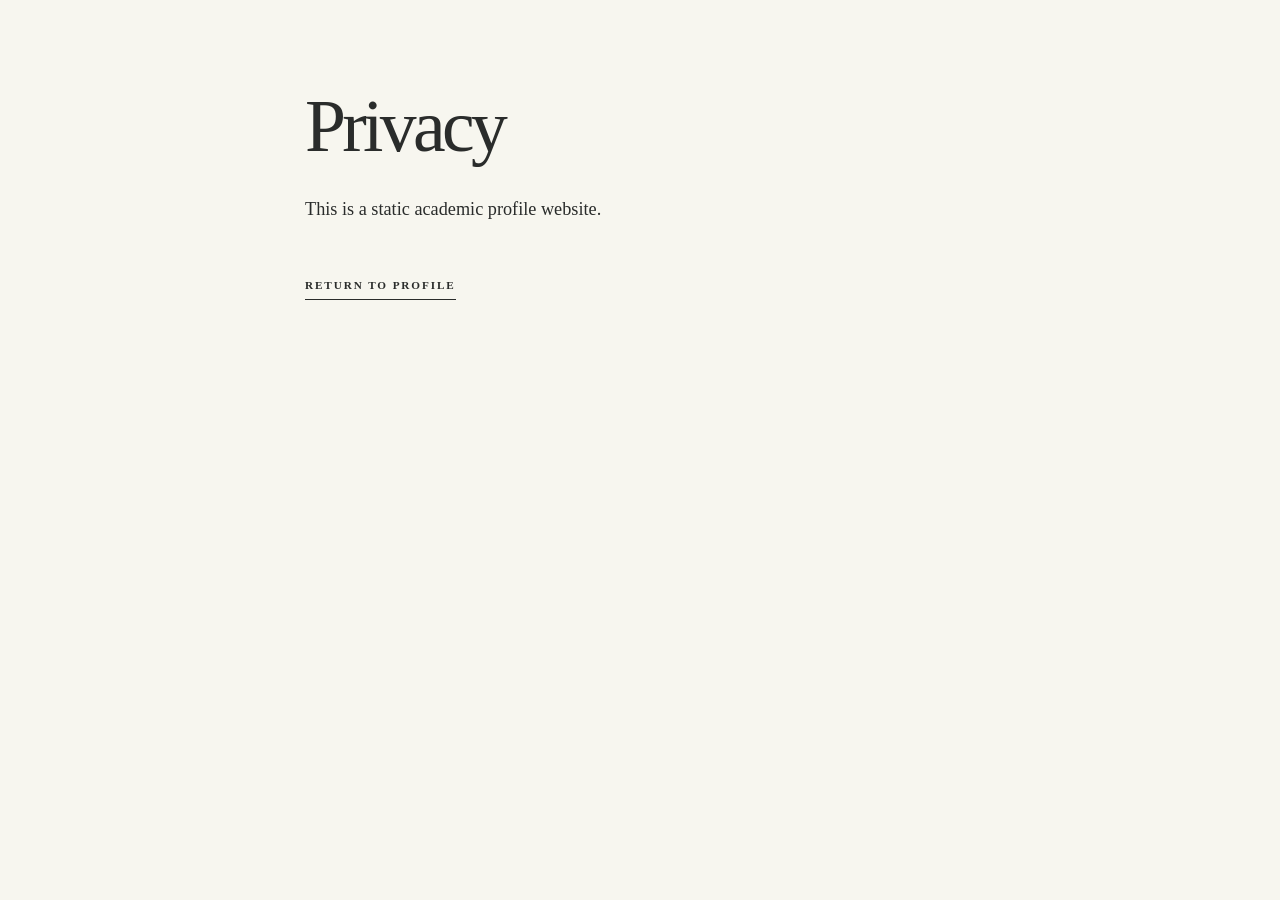
<file: privacy.html>
<!doctype html><html lang="en"><head><meta charset="utf-8"><meta name="viewport" content="width=device-width, initial-scale=1"><title>Privacy | Runlin Kelvin Yang</title><link rel="stylesheet" href="assets/css/site.css"></head><body><main class="page"><div class="container simple"><h1>Privacy</h1><p>This is a static academic profile website.</p><p><a class="text-link" href="index.html">Return to profile</a></p></div></main></body></html>
</file>
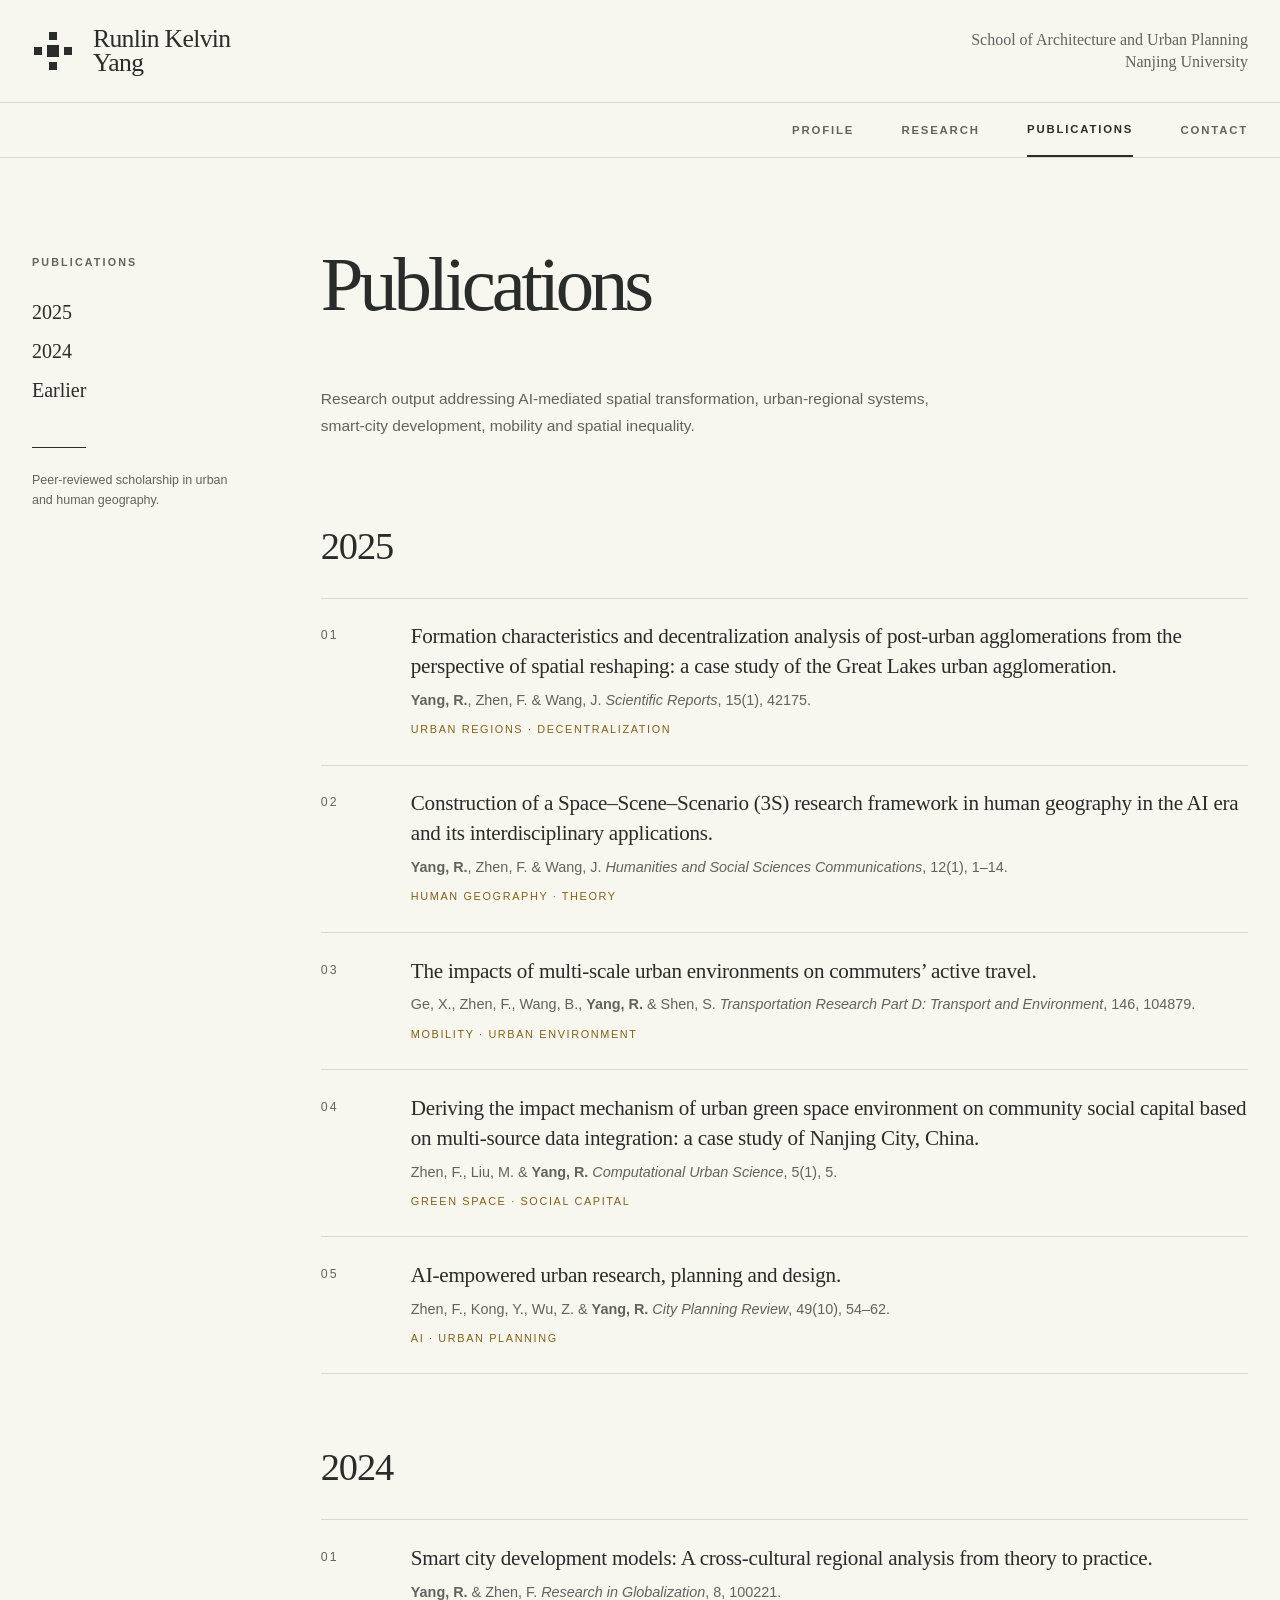
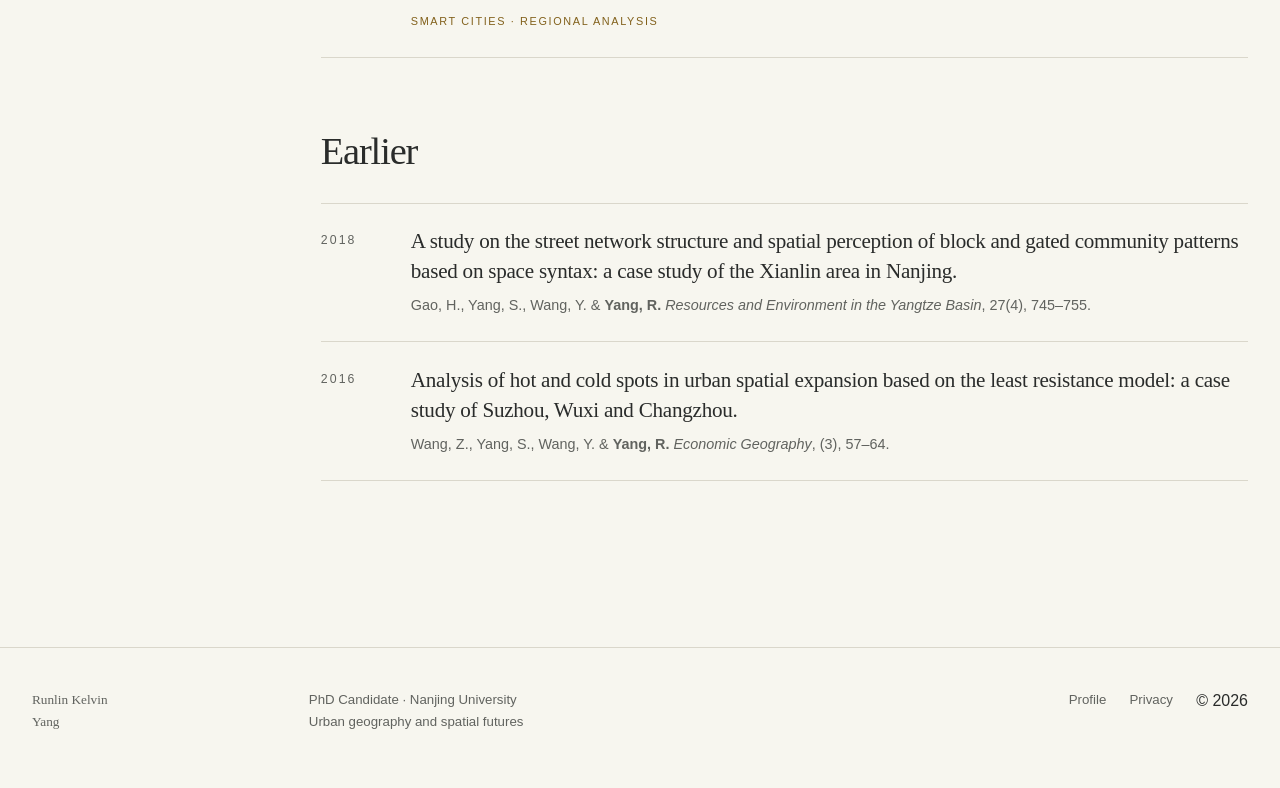
<file: publications.html>
<!doctype html>
<html lang="en">
<head>
  <meta charset="utf-8"><meta name="viewport" content="width=device-width, initial-scale=1">
  <title>Publications | Runlin (Kelvin) Yang</title>
  <meta name="description" content="Publications by Runlin Kelvin Yang in human geography, spatial inequality and urban-regional studies.">
  <link rel="canonical" href="https://www.runlinkelvinyang.com/publications.html"><link rel="icon" href="assets/icons/favicon.svg" type="image/svg+xml"><link rel="stylesheet" href="assets/css/site.css">
</head>
<body>
<a class="skip" href="#main">Skip to content</a>
<header class="site-header">
  <div class="container header-main">
    <a class="brand" href="index.html"><span class="blockmark" aria-hidden="true"><i></i><i></i><i></i><i></i><i></i></span><span class="brand-name"><span>Runlin Kelvin</span><span>Yang</span></span></a>
    <p class="institution">School of Architecture and Urban Planning<br>Nanjing University</p>
  </div>
  <nav class="primary-nav" id="nav" aria-label="Primary navigation"><div class="container nav-row"><a href="index.html">Profile</a><a href="index.html#research">Research</a><a href="publications.html" aria-current="page">Publications</a><a href="index.html#contact">Contact</a></div></nav>
</header>
<main class="page" id="main">
  <div class="container page-layout">
    <aside class="local-nav">
      <h2>Publications</h2>
      <a href="#year-2025">2025</a><a href="#year-2024">2024</a><a href="#earlier">Earlier</a>
      <div class="small-rule"></div><p>Peer-reviewed scholarship in urban and human geography.</p>
    </aside>
    <div>
      <div class="pub-intro"><h1 class="title">Publications</h1><p>Research output addressing AI-mediated spatial transformation, urban-regional systems, smart-city development, mobility and spatial inequality.</p></div>
      <section class="year-block" id="year-2025"><h2>2025</h2><ol class="publication-list">
        <li class="publication"><span class="year">01</span><div><h3 class="paper-title">Formation characteristics and decentralization analysis of post-urban agglomerations from the perspective of spatial reshaping: a case study of the Great Lakes urban agglomeration.</h3><p class="citation"><strong>Yang, R.</strong>, Zhen, F. &amp; Wang, J. <em>Scientific Reports</em>, 15(1), 42175.</p><span class="tag">Urban regions · decentralization</span></div></li>
        <li class="publication"><span class="year">02</span><div><h3 class="paper-title">Construction of a Space–Scene–Scenario (3S) research framework in human geography in the AI era and its interdisciplinary applications.</h3><p class="citation"><strong>Yang, R.</strong>, Zhen, F. &amp; Wang, J. <em>Humanities and Social Sciences Communications</em>, 12(1), 1–14.</p><span class="tag">Human geography · theory</span></div></li>
        <li class="publication"><span class="year">03</span><div><h3 class="paper-title">The impacts of multi-scale urban environments on commuters’ active travel.</h3><p class="citation">Ge, X., Zhen, F., Wang, B., <strong>Yang, R.</strong> &amp; Shen, S. <em>Transportation Research Part D: Transport and Environment</em>, 146, 104879.</p><span class="tag">Mobility · urban environment</span></div></li>
        <li class="publication"><span class="year">04</span><div><h3 class="paper-title">Deriving the impact mechanism of urban green space environment on community social capital based on multi-source data integration: a case study of Nanjing City, China.</h3><p class="citation">Zhen, F., Liu, M. &amp; <strong>Yang, R.</strong> <em>Computational Urban Science</em>, 5(1), 5.</p><span class="tag">Green space · social capital</span></div></li>
        <li class="publication"><span class="year">05</span><div><h3 class="paper-title">AI-empowered urban research, planning and design.</h3><p class="citation">Zhen, F., Kong, Y., Wu, Z. &amp; <strong>Yang, R.</strong> <em>City Planning Review</em>, 49(10), 54–62.</p><span class="tag">AI · urban planning</span></div></li>
      </ol></section>
      <section class="year-block" id="year-2024"><h2>2024</h2><ol class="publication-list"><li class="publication"><span class="year">01</span><div><h3 class="paper-title">Smart city development models: A cross-cultural regional analysis from theory to practice.</h3><p class="citation"><strong>Yang, R.</strong> &amp; Zhen, F. <em>Research in Globalization</em>, 8, 100221.</p><span class="tag">Smart cities · regional analysis</span></div></li></ol></section>
      <section class="year-block" id="earlier"><h2>Earlier</h2><ol class="publication-list">
        <li class="publication"><span class="year">2018</span><div><h3 class="paper-title">A study on the street network structure and spatial perception of block and gated community patterns based on space syntax: a case study of the Xianlin area in Nanjing.</h3><p class="citation">Gao, H., Yang, S., Wang, Y. &amp; <strong>Yang, R.</strong> <em>Resources and Environment in the Yangtze Basin</em>, 27(4), 745–755.</p></div></li>
        <li class="publication"><span class="year">2016</span><div><h3 class="paper-title">Analysis of hot and cold spots in urban spatial expansion based on the least resistance model: a case study of Suzhou, Wuxi and Changzhou.</h3><p class="citation">Wang, Z., Yang, S., Wang, Y. &amp; <strong>Yang, R.</strong> <em>Economic Geography</em>, (3), 57–64.</p></div></li>
      </ol></section>
    </div>
  </div>
</main>
<footer class="site-footer"><div class="container footer-grid"><p class="footer-title">Runlin Kelvin<br>Yang</p><p>PhD Candidate · Nanjing University<br>Urban geography and spatial futures</p><div class="footer-links"><a href="index.html">Profile</a><a href="privacy.html">Privacy</a><span>© 2026</span></div></div></footer>
</body>
</html>
</file>
<file: assets/css/site.css>
:root {
  --background: #f7f6ef;
  --paper: #faf9f3;
  --text: #2a2c2b;
  --muted: #61635f;
  --line: #dad7cb;
  --accent: #d7ab4c;
  --accent-soft: #efdfb6;
  --block: #c7c3b7;
  --serif: "Iowan Old Style", "Palatino Linotype", "Book Antiqua", Palatino, Georgia, serif;
  --sans: "Helvetica Neue", Helvetica, Arial, sans-serif;
  --max: 1240px;
}
* { box-sizing: border-box; }
html { scroll-behavior: smooth; }
body { margin: 0; color: var(--text); background: var(--background); font-family: var(--sans); font-size: 16px; line-height: 1.55; }
a { color: inherit; text-decoration: none; }
a:hover { color: #55584f; }
img { display: block; max-width: 100%; }
p, h1, h2, h3, ul { margin: 0; }
.container { width: min(calc(100% - 64px), var(--max)); margin: 0 auto; }
.skip { position: absolute; left: -999px; top: 10px; padding: .6rem .9rem; background: var(--text); color: var(--paper); z-index: 100; }
.skip:focus { left: 12px; }
.site-header { border-bottom: 1px solid var(--line); background: rgba(247,246,239,.95); position: sticky; top: 0; z-index: 10; backdrop-filter: blur(8px); }
.header-main { min-height: 102px; display: flex; align-items: center; justify-content: space-between; gap: 2rem; }
.brand { display: inline-flex; align-items: center; gap: 19px; }
.blockmark { width: 42px; height: 42px; position: relative; flex: 0 0 auto; }
.blockmark i { background: var(--text); position: absolute; display: block; }
.blockmark i:nth-child(1) { height: 12px; width: 12px; top: 15px; left: 15px; }
.blockmark i:nth-child(2) { height: 8px; width: 8px; top: 2px; left: 17px; }
.blockmark i:nth-child(3) { height: 8px; width: 8px; bottom: 2px; left: 17px; }
.blockmark i:nth-child(4) { height: 8px; width: 8px; left: 2px; top: 17px; }
.blockmark i:nth-child(5) { height: 8px; width: 8px; right: 2px; top: 17px; }
.brand-name { font-family: var(--serif); font-size: clamp(1.38rem, 2vw, 1.65rem); line-height: .95; letter-spacing: -.025em; }
.brand-name span { display: block; }
.institution { font-family: var(--serif); font-size: 1rem; text-align: right; line-height: 1.35; color: var(--muted); }
.primary-nav { border-top: 1px solid var(--line); }
.nav-row { display: flex; align-items: center; justify-content: flex-end; gap: clamp(1.1rem, 3.7vw, 3.4rem); min-height: 53px; }
.primary-nav a { font-size: .71rem; font-weight: 600; letter-spacing: .16em; text-transform: uppercase; color: var(--muted); padding: 18px 0 16px; }
.primary-nav a[aria-current="page"], .primary-nav a:hover { color: var(--text); }
.primary-nav a[aria-current="page"] { border-bottom: 2px solid var(--text); }
.menu { display: none; appearance: none; border: 0; background: transparent; letter-spacing: .16em; text-transform: uppercase; font-size: .7rem; color: var(--text); cursor: pointer; }
.page { padding: clamp(3.8rem, 7vw, 6.4rem) 0 clamp(5rem, 8vw, 8rem); }
.page-layout { display: grid; grid-template-columns: minmax(148px, 212px) minmax(0, 1fr); gap: clamp(2.2rem, 6vw, 6.8rem); }
.local-nav { position: sticky; top: 198px; align-self: start; padding-top: .4rem; }
.local-nav h2 { font-size: .67rem; font-weight: 600; text-transform: uppercase; letter-spacing: .2em; color: var(--muted); margin-bottom: 1.45rem; }
.local-nav a { display: block; padding: .38rem 0; font-family: var(--serif); font-size: 1.25rem; line-height: 1.32; color: var(--text); }
.local-nav a:hover { color: var(--accent); }
.local-nav .small-rule { width: 54px; height: 1px; background: var(--text); margin: 2.35rem 0 1.4rem; }
.local-nav p { font-size: .78rem; color: var(--muted); line-height: 1.62; }
.title { font-family: var(--serif); font-weight: 400; font-size: clamp(3.05rem, 6vw, 5.1rem); letter-spacing: -.055em; line-height: .98; margin-bottom: clamp(2.7rem, 5vw, 4.4rem); }
.section-heading { font-family: var(--serif); font-weight: 400; font-size: clamp(2.05rem, 3.1vw, 2.7rem); line-height: 1.12; letter-spacing: -.035em; border-top: 1px solid var(--line); padding-top: 1.6rem; margin: clamp(3.9rem, 7vw, 6rem) 0 2.5rem; }
.profile-grid { display: grid; grid-template-columns: minmax(210px, 310px) minmax(300px, 1fr); gap: clamp(2rem, 5vw, 4.5rem); align-items: start; }
.profile-photo { aspect-ratio: 1 / 1; width: 100%; object-fit: cover; filter: grayscale(100%); }
.profile-name { font-family: var(--serif); font-size: clamp(2rem, 3.3vw, 2.65rem); font-weight: 400; letter-spacing: -.035em; line-height: 1.07; margin-bottom: .75rem; }
.position { color: var(--muted); font-size: 1.03rem; line-height: 1.55; max-width: 32rem; margin-bottom: 1.6rem; }
.link-line { display: flex; flex-wrap: wrap; gap: 1.35rem; padding: 1.2rem 0 1.45rem; border-top: 1px solid var(--line); border-bottom: 1px solid var(--line); margin-bottom: 1.8rem; }
.link-line a { text-transform: uppercase; letter-spacing: .15em; font-weight: 600; font-size: .68rem; }
.affiliation { font-size: .9rem; color: var(--muted); line-height: 1.65; margin-bottom: 2.25rem; }
.welcome { font-family: var(--serif); font-size: clamp(1.5rem, 2.35vw, 1.88rem); font-weight: 400; letter-spacing: -.025em; line-height: 1.28; margin-bottom: 1.15rem; }
.bio-text { max-width: 46rem; color: #393b39; font-size: .99rem; line-height: 1.78; }
.bio-text p + p { margin-top: 1.05rem; }
.theme-grid { display: grid; grid-template-columns: repeat(3, minmax(0, 1fr)); gap: clamp(1.4rem, 3vw, 2.8rem); }
.theme { position: relative; padding-top: 4.65rem; }
.theme .shape { position: absolute; top: 0; left: 0; height: 42px; width: 42px; background: var(--accent-soft); }
.theme:nth-child(2) .shape { transform: rotate(8deg); background: var(--block); }
.theme:nth-child(3) .shape { clip-path: polygon(0 0, 76% 0, 100% 25%, 100% 100%, 0 100%); background: var(--accent); }
.theme h3 { font-family: var(--serif); font-weight: 400; font-size: 1.55rem; line-height: 1.2; letter-spacing: -.025em; margin-bottom: .7rem; }
.theme p { color: var(--muted); font-size: .91rem; line-height: 1.68; }
.publication-list { list-style: none; padding: 0; margin: 0; }
.publication { display: grid; grid-template-columns: 66px 1fr; gap: 1.5rem; padding: 1.48rem 0; border-top: 1px solid var(--line); }
.publication:last-child { border-bottom: 1px solid var(--line); }
.year { font-size: .77rem; text-transform: uppercase; letter-spacing: .17em; color: var(--muted); padding-top: .25rem; }
.paper-title { font-family: var(--serif); font-size: clamp(1.18rem, 1.65vw, 1.35rem); font-weight: 400; line-height: 1.42; letter-spacing: -.012em; margin-bottom: .43rem; }
.citation { color: var(--muted); font-size: .9rem; line-height: 1.62; }
.text-link { display: inline-flex; margin-top: 2.2rem; text-transform: uppercase; font-size: .7rem; font-weight: 600; letter-spacing: .17em; border-bottom: 1px solid var(--text); padding-bottom: .28rem; }
.contact-band { display: grid; grid-template-columns: 1fr 1fr; gap: 2.4rem; padding: clamp(2.1rem, 4vw, 3rem); background: var(--accent-soft); margin-top: clamp(4rem, 8vw, 7rem); }
.contact-band h2 { font-family: var(--serif); font-weight: 400; font-size: clamp(1.9rem, 3.5vw, 2.55rem); line-height: 1.12; letter-spacing: -.03em; }
.contact-band p { color: #454641; font-size: .96rem; margin-bottom: 1.15rem; }
.contact-band .email { font-family: var(--serif); font-size: clamp(1.25rem, 2vw, 1.5rem); }
.site-footer { border-top: 1px solid var(--line); padding: 2.55rem 0 3.4rem; }
.footer-grid { display: grid; grid-template-columns: minmax(170px, 240px) 1fr auto; gap: 2.3rem; align-items: start; }
.footer-title { font-family: var(--serif); font-size: 1.35rem; line-height: 1.05; }
.footer-grid p, .footer-grid a { color: var(--muted); font-size: .83rem; line-height: 1.7; }
.footer-links { display: flex; gap: 1.45rem; align-items: start; }
.pub-intro { max-width: 54rem; margin-bottom: clamp(3.2rem, 6vw, 5rem); }
.pub-intro p { color: var(--muted); max-width: 39rem; font-size: .97rem; line-height: 1.72; }
.year-block { margin-bottom: clamp(2.8rem, 5vw, 4.6rem); }
.year-block h2 { font-family: var(--serif); font-size: clamp(2rem, 3vw, 2.6rem); font-weight: 400; letter-spacing: -.03em; margin-bottom: 1.35rem; }
.tag { font-size: .68rem; letter-spacing: .15em; text-transform: uppercase; color: #82611c; display: inline-block; margin-top: .55rem; }
.simple { max-width: 670px; }
.simple h1 { font-family: var(--serif); font-weight: 400; font-size: clamp(3rem, 6vw, 4.6rem); letter-spacing: -.05em; line-height: .98; margin-bottom: 2rem; }
.simple p { font-family: var(--serif); font-size: 1.14rem; line-height: 1.7; margin-bottom: 1rem; }
@media (max-width: 920px) {
  .page-layout, .profile-grid, .theme-grid, .contact-band, .footer-grid { grid-template-columns: 1fr; }
  .local-nav { position: static; display: flex; gap: 1.2rem; flex-wrap: wrap; border-bottom: 1px solid var(--line); padding: 0 0 1.4rem; }
  .local-nav h2, .local-nav .small-rule, .local-nav p { display: none; }
  .local-nav a { font-family: var(--sans); font-size: .69rem; letter-spacing: .14em; text-transform: uppercase; font-weight: 600; }
  .page-layout { gap: 2.7rem; }
  .profile-photo { max-width: 310px; }
}
@media (max-width: 700px) {
  .container { width: min(calc(100% - 38px), var(--max)); }
  .header-main { min-height: 82px; }
  .brand { gap: 12px; }
  .blockmark { width: 34px; height: 34px; transform: scale(.85); transform-origin: left center; }
  .brand-name { font-size: 1.26rem; }
  .institution { display: none; }
  .menu { display: block; }
  .primary-nav { display: none; }
  .primary-nav.open { display: block; }
  .nav-row { display: flex; flex-direction: column; justify-content: start; align-items: start; min-height: 0; padding: .7rem 0 1.1rem; gap: .15rem; }
  .primary-nav a { padding: .5rem 0; }
  .primary-nav a[aria-current="page"] { border: 0; }
  .page { padding-top: 2.6rem; }
  .title { margin-bottom: 2.35rem; }
  .publication { grid-template-columns: 1fr; gap: .32rem; }
  .contact-band { padding: 1.55rem; }
}
</file>
